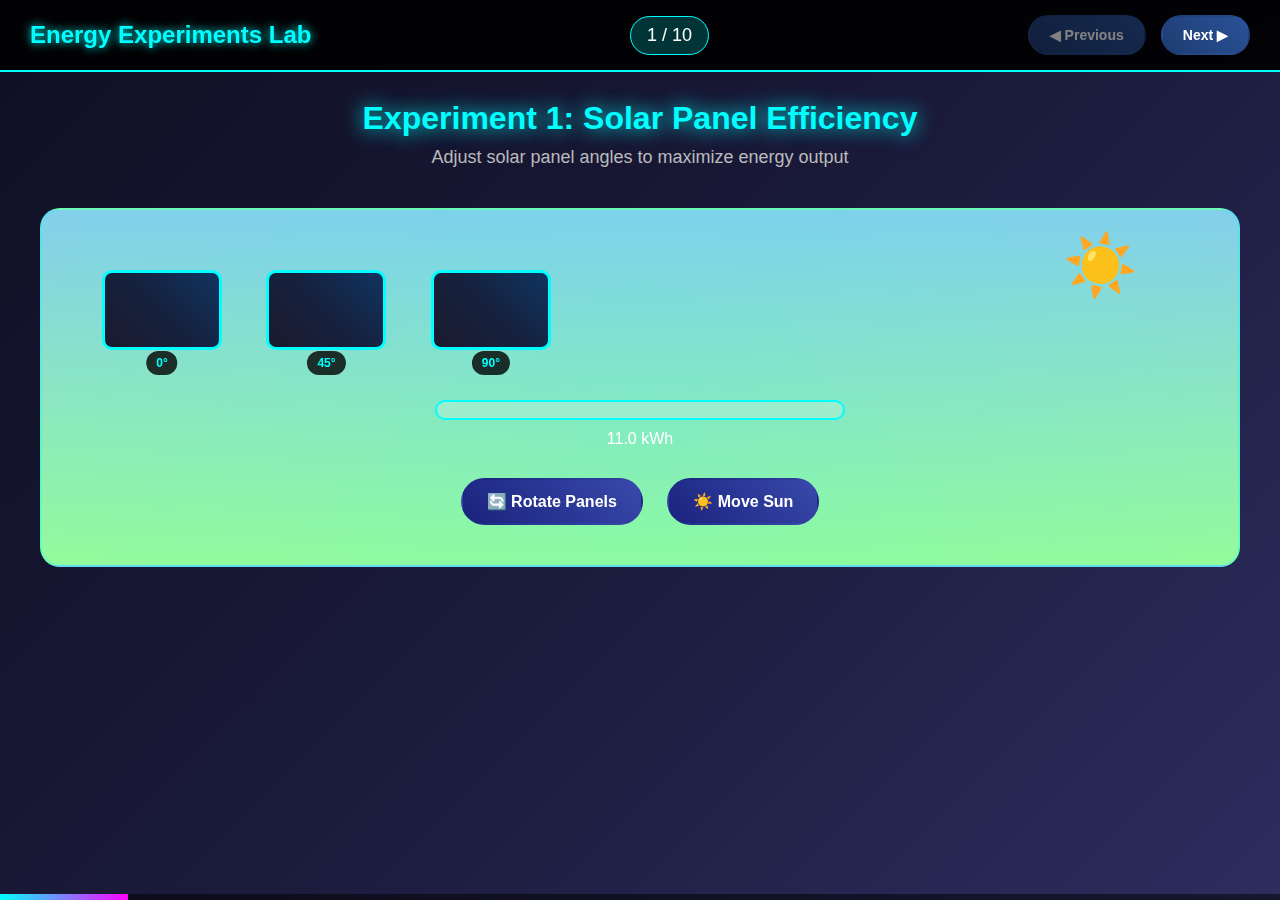
<file: src/energy-experiments.html>
<!DOCTYPE html>
<html lang="en">
<head>
    <meta charset="UTF-8">
    <meta name="viewport" content="width=device-width, initial-scale=1.0">
    <title>Energy Quest - 10 Experiment Scenes</title>
    <link rel="stylesheet" href="public/energy-experiments-styles.css">
</head>
<body>
    <div class="experiments-container">
        <!-- Navigation Header -->
        <div class="experiment-nav">
            <div class="nav-title">Energy Experiments Lab</div>
            <div class="experiment-counter">
                <span id="currentExp">1</span> / 10
            </div>
            <div class="nav-controls">
                <button class="nav-btn" id="prevBtn" onclick="previousExperiment()" disabled>◀ Previous</button>
                <button class="nav-btn" id="nextBtn" onclick="nextExperiment()">Next ▶</button>
            </div>
        </div>

        <!-- Experiment 1: Solar Panel Efficiency -->
        <div class="experiment active" id="exp1">
            <div class="exp-title">Experiment 1: Solar Panel Efficiency</div>
            <div class="exp-description">Adjust solar panel angles to maximize energy output</div>
            
            <div class="exp-area solar-lab">
                <div class="sun" id="sun1">☀️</div>
                <div class="solar-panel" id="panel1" data-angle="0">
                    <div class="panel-surface"></div>
                    <div class="angle-indicator">0°</div>
                </div>
                <div class="solar-panel" id="panel2" data-angle="45">
                    <div class="panel-surface"></div>
                    <div class="angle-indicator">45°</div>
                </div>
                <div class="solar-panel" id="panel3" data-angle="90">
                    <div class="panel-surface"></div>
                    <div class="angle-indicator">90°</div>
                </div>
                
                <div class="energy-output">
                    <div class="output-meter">
                        <div class="meter-fill" id="solarOutput"></div>
                    </div>
                    <div class="output-value" id="solarValue">0 kWh</div>
                </div>
                
                <div class="controls">
                    <button class="exp-btn" onclick="rotatePanels()">🔄 Rotate Panels</button>
                    <button class="exp-btn" onclick="changeSunPosition()">☀️ Move Sun</button>
                </div>
            </div>
        </div>

        <!-- Experiment 2: Wind Turbine Power -->
        <div class="experiment" id="exp2">
            <div class="exp-title">Experiment 2: Wind Turbine Power Generation</div>
            <div class="exp-description">Control wind speed to optimize turbine efficiency</div>
            
            <div class="exp-area wind-lab">
                <div class="wind-turbine" id="turbine1">
                    <div class="turbine-blades rotating"></div>
                    <div class="turbine-tower"></div>
                </div>
                <div class="wind-turbine" id="turbine2">
                    <div class="turbine-blades rotating-slow"></div>
                    <div class="turbine-tower"></div>
                </div>
                <div class="wind-turbine" id="turbine3">
                    <div class="turbine-blades rotating-fast"></div>
                    <div class="turbine-tower"></div>
                </div>
                
                <div class="wind-indicator">
                    <div class="wind-speed">Wind: <span id="windSpeed">15</span> km/h</div>
                    <div class="wind-direction">🌪️</div>
                </div>
                
                <div class="power-generation">
                    <div class="gen-meter">
                        <div class="meter-fill" id="windOutput"></div>
                    </div>
                    <div class="gen-value" id="windValue">0 MW</div>
                </div>
                
                <div class="controls">
                    <button class="exp-btn" onclick="increaseWind()">💨 Increase Wind</button>
                    <button class="exp-btn" onclick="decreaseWind()">🌬️ Decrease Wind</button>
                </div>
            </div>
        </div>

        <!-- Experiment 3: Battery Storage System -->
        <div class="experiment" id="exp3">
            <div class="exp-title">Experiment 3: Battery Storage Optimization</div>
            <div class="exp-description">Manage energy storage and distribution</div>
            
            <div class="exp-area battery-lab">
                <div class="battery-bank">
                    <div class="battery" id="bat1" data-charge="80">
                        <div class="battery-level"></div>
                        <div class="battery-label">Battery 1: 80%</div>
                    </div>
                    <div class="battery" id="bat2" data-charge="45">
                        <div class="battery-level"></div>
                        <div class="battery-label">Battery 2: 45%</div>
                    </div>
                    <div class="battery" id="bat3" data-charge="90">
                        <div class="battery-level"></div>
                        <div class="battery-label">Battery 3: 90%</div>
                    </div>
                </div>
                
                <div class="energy-flow">
                    <div class="flow-arrow" id="chargeFlow">⚡</div>
                    <div class="flow-arrow" id="dischargeFlow">🔋</div>
                </div>
                
                <div class="load-demand">
                    <div class="demand-meter">
                        <div class="meter-fill" id="demandLevel"></div>
                    </div>
                    <div class="demand-value" id="demandValue">150 kW</div>
                </div>
                
                <div class="controls">
                    <button class="exp-btn" onclick="chargeBatteries()">⚡ Charge</button>
                    <button class="exp-btn" onclick="dischargeBatteries()">🔋 Discharge</button>
                    <button class="exp-btn" onclick="balanceLoad()">⚖️ Balance</button>
                </div>
            </div>
        </div>

        <!-- Experiment 4: Smart Grid Management -->
        <div class="experiment" id="exp4">
            <div class="exp-title">Experiment 4: Smart Grid Network</div>
            <div class="exp-description">Route electricity through the most efficient paths</div>
            
            <div class="exp-area grid-lab">
                <div class="power-plant" id="plant1">🏭</div>
                <div class="power-plant" id="plant2">☀️</div>
                <div class="power-plant" id="plant3">💨</div>
                
                <div class="grid-network">
                    <svg class="grid-lines" id="gridSvg">
                        <!-- Grid connections will be drawn here -->
                    </svg>
                </div>
                
                <div class="city-zones">
                    <div class="zone residential" id="residential">🏘️</div>
                    <div class="zone commercial" id="commercial">🏢</div>
                    <div class="zone industrial" id="industrial">🏭</div>
                </div>
                
                <div class="grid-status">
                    <div class="status-item">Load: <span id="gridLoad">75%</span></div>
                    <div class="status-item">Efficiency: <span id="gridEfficiency">92%</span></div>
                </div>
                
                <div class="controls">
                    <button class="exp-btn" onclick="optimizeGrid()">🔧 Optimize</button>
                    <button class="exp-btn" onclick="switchSource()">🔄 Switch Source</button>
                </div>
            </div>
        </div>

        <!-- Experiment 5: Hydroelectric Dam -->
        <div class="experiment" id="exp5">
            <div class="exp-title">Experiment 5: Hydroelectric Power</div>
            <div class="exp-description">Control water flow to generate maximum electricity</div>
            
            <div class="exp-area hydro-lab">
                <div class="dam-structure">
                    <div class="water-reservoir" id="reservoir">
                        <div class="water-level" id="waterLevel"></div>
                    </div>
                    <div class="dam-wall"></div>
                    <div class="turbine-house">
                        <div class="water-turbine rotating" id="hydroTurbine"></div>
                    </div>
                </div>
                
                <div class="water-flow">
                    <div class="flow-rate">Flow: <span id="flowRate">500</span> m³/s</div>
                    <div class="water-pressure">Pressure: <span id="waterPressure">85</span> bar</div>
                </div>
                
                <div class="power-output">
                    <div class="hydro-meter">
                        <div class="meter-fill" id="hydroOutput"></div>
                    </div>
                    <div class="hydro-value" id="hydroValue">0 MW</div>
                </div>
                
                <div class="controls">
                    <button class="exp-btn" onclick="openGates()">🌊 Open Gates</button>
                    <button class="exp-btn" onclick="closeGates()">🚪 Close Gates</button>
                    <button class="exp-btn" onclick="adjustFlow()">⚙️ Adjust Flow</button>
                </div>
            </div>
        </div>

        <!-- Experiment 6: Geothermal Energy -->
        <div class="experiment" id="exp6">
            <div class="exp-title">Experiment 6: Geothermal Power Plant</div>
            <div class="exp-description">Harness Earth's heat for clean energy</div>
            
            <div class="exp-area geo-lab">
                <div class="geothermal-plant">
                    <div class="drilling-site" id="drill1">🔧</div>
                    <div class="steam-pipe" id="pipe1"></div>
                    <div class="generator" id="geoGen">⚙️</div>
                    <div class="cooling-tower" id="cooler">🌡️</div>
                </div>
                
                <div class="underground">
                    <div class="heat-source" id="magma">🌋</div>
                    <div class="temperature-reading">Temp: <span id="geoTemp">180</span>°C</div>
                </div>
                
                <div class="steam-production">
                    <div class="steam-meter">
                        <div class="meter-fill" id="steamLevel"></div>
                    </div>
                    <div class="steam-value" id="steamValue">0 kg/s</div>
                </div>
                
                <div class="controls">
                    <button class="exp-btn" onclick="deeperDrill()">⬇️ Drill Deeper</button>
                    <button class="exp-btn" onclick="increasePressure()">💨 Increase Pressure</button>
                </div>
            </div>
        </div>

        <!-- Experiment 7: Nuclear Reactor -->
        <div class="experiment" id="exp7">
            <div class="exp-title">Experiment 7: Nuclear Power Control</div>
            <div class="exp-description">Safely control nuclear fission for power generation</div>
            
            <div class="exp-area nuclear-lab">
                <div class="reactor-core">
                    <div class="fuel-rods" id="fuelRods">
                        <div class="rod active" id="rod1">⚛️</div>
                        <div class="rod active" id="rod2">⚛️</div>
                        <div class="rod" id="rod3">⚛️</div>
                        <div class="rod" id="rod4">⚛️</div>
                    </div>
                    <div class="control-rods" id="controlRods">
                        <div class="c-rod" id="crod1">🔧</div>
                        <div class="c-rod" id="crod2">🔧</div>
                    </div>
                </div>
                
                <div class="reactor-status">
                    <div class="temperature">Core Temp: <span id="coreTemp">300</span>°C</div>
                    <div class="radiation">Radiation: <span id="radiation">Safe</span></div>
                    <div class="coolant">Coolant: <span id="coolant">Normal</span></div>
                </div>
                
                <div class="power-output">
                    <div class="nuclear-meter">
                        <div class="meter-fill" id="nuclearOutput"></div>
                    </div>
                    <div class="nuclear-value" id="nuclearValue">0 GW</div>
                </div>
                
                <div class="controls">
                    <button class="exp-btn" onclick="insertControlRods()">🔧 Insert Rods</button>
                    <button class="exp-btn" onclick="withdrawControlRods()">⬆️ Withdraw Rods</button>
                    <button class="exp-btn" onclick="emergencyShutdown()">🚨 Emergency Stop</button>
                </div>
            </div>
        </div>

        <!-- Experiment 8: Biomass Energy -->
        <div class="experiment" id="exp8">
            <div class="exp-title">Experiment 8: Biomass Power Generation</div>
            <div class="exp-description">Convert organic waste into clean energy</div>
            
            <div class="exp-area biomass-lab">
                <div class="biomass-input">
                    <div class="waste-type" id="wood">🪵</div>
                    <div class="waste-type" id="crops">🌾</div>
                    <div class="waste-type" id="organic">🍃</div>
                </div>
                
                <div class="conversion-process">
                    <div class="combustion-chamber" id="chamber">
                        <div class="flames" id="flames">🔥</div>
                    </div>
                    <div class="steam-generator" id="steamGen">💨</div>
                    <div class="turbine" id="bioTurbine">⚙️</div>
                </div>
                
                <div class="efficiency-stats">
                    <div class="carbon-neutral">CO₂: <span id="carbonLevel">Neutral</span></div>
                    <div class="ash-production">Ash: <span id="ashLevel">5%</span></div>
                </div>
                
                <div class="power-output">
                    <div class="biomass-meter">
                        <div class="meter-fill" id="biomassOutput"></div>
                    </div>
                    <div class="biomass-value" id="biomassValue">0 MW</div>
                </div>
                
                <div class="controls">
                    <button class="exp-btn" onclick="addBiomass()">🌿 Add Biomass</button>
                    <button class="exp-btn" onclick="optimizeBurn()">🔥 Optimize Burn</button>
                </div>
            </div>
        </div>

        <!-- Experiment 9: Tidal Energy -->
        <div class="experiment" id="exp9">
            <div class="exp-title">Experiment 9: Tidal Power Harvesting</div>
            <div class="exp-description">Capture ocean tidal movements for electricity</div>
            
            <div class="exp-area tidal-lab">
                <div class="ocean-scene">
                    <div class="tide-level" id="tideLevel"></div>
                    <div class="tidal-turbines">
                        <div class="t-turbine" id="tTurbine1">🌊</div>
                        <div class="t-turbine" id="tTurbine2">🌊</div>
                        <div class="t-turbine" id="tTurbine3">🌊</div>
                    </div>
                    <div class="underwater-cables"></div>
                </div>
                
                <div class="tide-info">
                    <div class="tide-height">Height: <span id="tideHeight">2.5</span>m</div>
                    <div class="tide-speed">Speed: <span id="tideSpeed">3.2</span> m/s</div>
                    <div class="tide-cycle">Cycle: <span id="tideCycle">High</span></div>
                </div>
                
                <div class="power-output">
                    <div class="tidal-meter">
                        <div class="meter-fill" id="tidalOutput"></div>
                    </div>
                    <div class="tidal-value" id="tidalValue">0 MW</div>
                </div>
                
                <div class="controls">
                    <button class="exp-btn" onclick="simulateHighTide()">🌊 High Tide</button>
                    <button class="exp-btn" onclick="simulateLowTide()">🌊 Low Tide</button>
                </div>
            </div>
        </div>

        <!-- Experiment 10: Fusion Reactor -->
        <div class="experiment" id="exp10">
            <div class="exp-title">Experiment 10: Nuclear Fusion (Future Energy)</div>
            <div class="exp-description">Control plasma fusion for unlimited clean energy</div>
            
            <div class="exp-area fusion-lab">
                <div class="fusion-reactor">
                    <div class="plasma-chamber" id="plasmaChamber">
                        <div class="plasma-core" id="plasmaCore">⭐</div>
                        <div class="magnetic-field" id="magneticField">🧲</div>
                    </div>
                    <div class="containment-field" id="containment"></div>
                </div>
                
                <div class="fusion-stats">
                    <div class="plasma-temp">Plasma: <span id="plasmaTemp">100M</span>°C</div>
                    <div class="magnetic-strength">Magnetic: <span id="magneticStr">15</span> Tesla</div>
                    <div class="fusion-rate">Fusion: <span id="fusionRate">0</span> reactions/s</div>
                </div>
                
                <div class="power-output">
                    <div class="fusion-meter">
                        <div class="meter-fill" id="fusionOutput"></div>
                    </div>
                    <div class="fusion-value" id="fusionValue">0 TW</div>
                </div>
                
                <div class="controls">
                    <button class="exp-btn" onclick="increaseMagnetic()">🧲 Increase Field</button>
                    <button class="exp-btn" onclick="heatPlasma()">🔥 Heat Plasma</button>
                    <button class="exp-btn" onclick="initiateFusion()">⭐ Start Fusion</button>
                </div>
            </div>
        </div>

        <!-- Progress Indicator -->
        <div class="progress-bar">
            <div class="progress-fill" id="progressFill"></div>
        </div>
        
        <!-- Completion Modal -->
        <div class="modal hidden" id="completionModal">
            <div class="modal-content">
                <div class="completion-animation">
                    <div class="scientist-avatar">👨‍🔬</div>
                    <div class="completion-message">
                        <h2>Semua Experiment Selesai!</h2>
                        <p>Anda telah menguasai 10 teknologi energi masa depan!</p>
                    </div>
                </div>
                <button class="exp-btn primary" onclick="returnToMainMenu()">Kembali ke Menu Utama</button>
            </div>
        </div>
    </div>

    <script src="scripts/energy-experiments.js"></script>
</body>
</html>
</file>
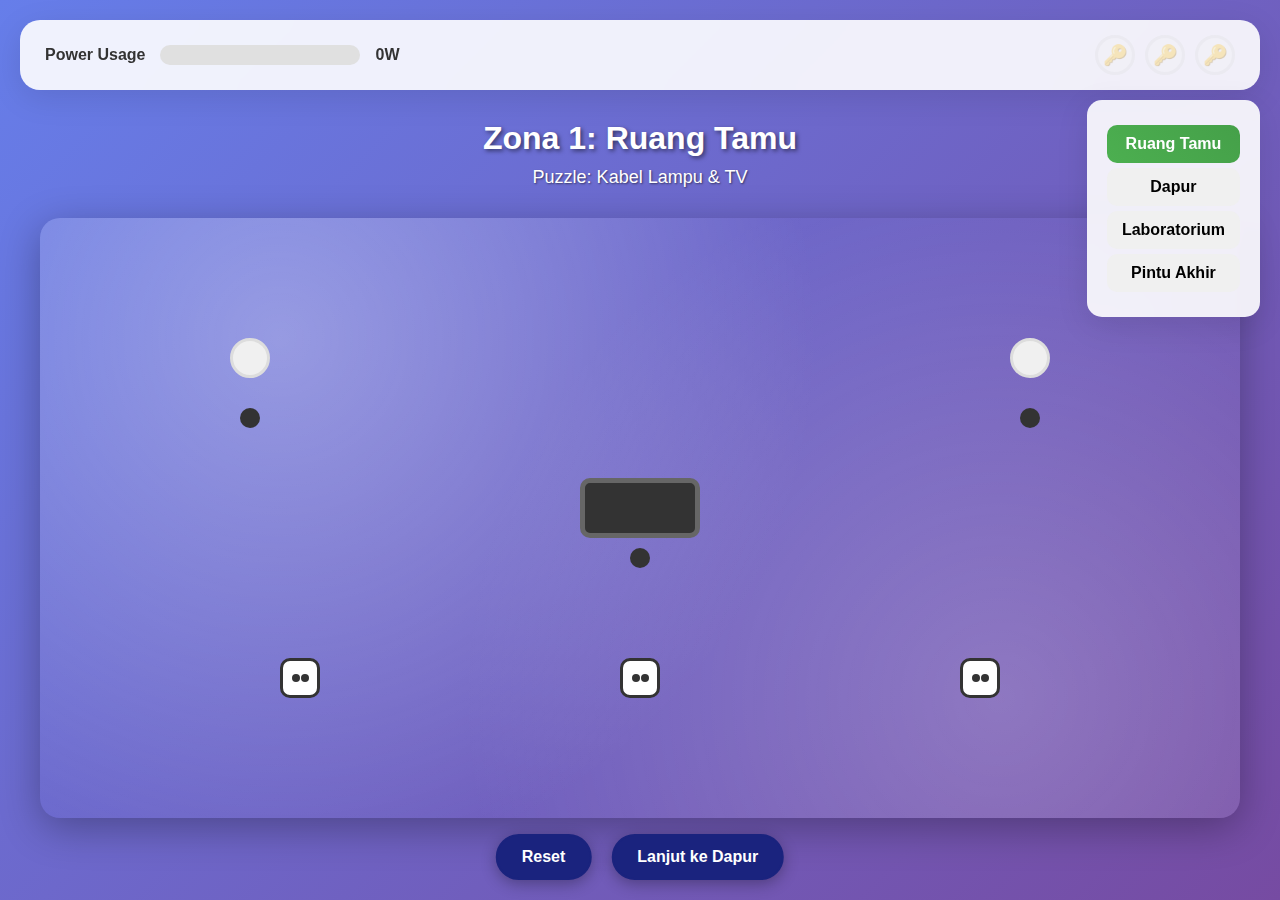
<file: src/energy-game-zones.html>
<!DOCTYPE html>
<html lang="en">
<head>
    <meta charset="UTF-8">
    <meta name="viewport" content="width=device-width, initial-scale=1.0">
    <title>Energy Quest - Map & Puzzle Game</title>
    <link rel="stylesheet" href="public/energy-game-styles.css">
</head>
<body>
    <div class="game-container">
        <!-- HUD -->
        <div class="hud">
            <div class="power-meter">
                <div class="meter-label">Power Usage</div>
                <div class="meter-bar">
                    <div class="meter-fill" id="powerFill"></div>
                </div>
                <div class="meter-value" id="powerValue">0W</div>
            </div>
            <div class="keys-collected">
                <div class="key-slot" id="key1">🔑</div>
                <div class="key-slot" id="key2">🔑</div>
                <div class="key-slot" id="key3">🔑</div>
            </div>
        </div>

        <!-- Mini Map -->
        <div class="mini-map">
            <div class="zone-indicator" id="zone1" data-zone="living-room">Ruang Tamu</div>
            <div class="zone-indicator" id="zone2" data-zone="kitchen">Dapur</div>
            <div class="zone-indicator" id="zone3" data-zone="lab">Laboratorium</div>
            <div class="zone-indicator" id="final-door" data-zone="door">Pintu Akhir</div>
        </div>

        <!-- Game Area -->
        <div class="game-area" id="gameArea">
            <!-- Zona 1: Ruang Tamu -->
            <div class="zone active" id="livingRoom">
                <div class="zone-title">Zona 1: Ruang Tamu</div>
                <div class="zone-subtitle">Puzzle: Kabel Lampu & TV</div>
                
                <div class="room-layout living-room">
                    <!-- Lampu -->
                    <div class="lamp" id="lamp1" data-connected="false">
                        <div class="lamp-bulb"></div>
                        <div class="cable-point" data-cable="lamp1"></div>
                    </div>
                    <div class="lamp" id="lamp2" data-connected="false">
                        <div class="lamp-bulb"></div>
                        <div class="cable-point" data-cable="lamp2"></div>
                    </div>
                    
                    <!-- TV -->
                    <div class="tv" id="tv1" data-connected="false">
                        <div class="tv-screen"></div>
                        <div class="cable-point" data-cable="tv1"></div>
                    </div>
                    
                    <!-- Power Outlets -->
                    <div class="power-outlet" id="outlet1" data-type="correct">
                        <div class="outlet-socket"></div>
                    </div>
                    <div class="power-outlet" id="outlet2" data-type="wrong">
                        <div class="outlet-socket"></div>
                    </div>
                    <div class="power-outlet" id="outlet3" data-type="correct">
                        <div class="outlet-socket"></div>
                    </div>
                    
                    <!-- Cables -->
                    <svg class="cable-layer" id="cableLayer">
                        <!-- Cables will be drawn here dynamically -->
                    </svg>
                    
                    <!-- Reward -->
                    <div class="energy-key hidden" id="energyKey1">
                        <div class="key-sparkle"></div>
                        🔑
                    </div>
                </div>
                
                <div class="zone-controls">
                    <button class="game-btn" onclick="resetZone1()">Reset</button>
                    <button class="game-btn primary" onclick="nextZone()">Lanjut ke Dapur</button>
                </div>
            </div>

            <!-- Zona 2: Dapur -->
            <div class="zone" id="kitchen">
                <div class="zone-title">Zona 2: Dapur</div>
                <div class="zone-subtitle">Puzzle: Efisiensi Energi</div>
                
                <div class="room-layout kitchen">
                    <!-- Appliances -->
                    <div class="appliance" id="kitchenLight" data-power="20" data-active="false">
                        <div class="appliance-icon">💡</div>
                        <div class="appliance-label">Lampu (20W)</div>
                    </div>
                    
                    <div class="appliance" id="window" data-power="-10" data-active="false">
                        <div class="appliance-icon">🪟</div>
                        <div class="appliance-label">Jendela (-10W)</div>
                    </div>
                    
                    <div class="appliance" id="fridge" data-power="150" data-active="true">
                        <div class="appliance-icon">🧊</div>
                        <div class="appliance-label">Kulkas (150W)</div>
                    </div>
                    
                    <div class="appliance" id="riceCooker" data-power="300" data-active="false">
                        <div class="appliance-icon">🍚</div>
                        <div class="appliance-label">Rice Cooker (300W)</div>
                    </div>
                    
                    <!-- Efficiency Target -->
                    <div class="efficiency-target">
                        <div class="target-label">Target: 200W atau kurang</div>
                        <div class="current-usage" id="currentUsage">150W</div>
                    </div>
                    
                    <!-- Reward -->
                    <div class="energy-key hidden" id="energyKey2">
                        <div class="key-glow"></div>
                        🔑
                    </div>
                </div>
                
                <div class="zone-controls">
                    <button class="game-btn" onclick="resetZone2()">Reset</button>
                    <button class="game-btn primary" onclick="nextZone()">Lanjut ke Lab</button>
                </div>
            </div>

            <!-- Zona 3: Laboratorium -->
            <div class="zone" id="lab">
                <div class="zone-title">Zona 3: Laboratorium</div>
                <div class="zone-subtitle">Puzzle: Simulasi Tagihan Listrik</div>
                
                <div class="room-layout lab">
                    <!-- Lab Equipment -->
                    <div class="lab-device" id="labLight" data-power="30" data-connected="false">
                        <div class="device-icon">💡</div>
                        <div class="device-label">Lampu Lab</div>
                        <div class="connection-point" data-device="labLight"></div>
                    </div>
                    
                    <div class="lab-device" id="ac" data-power="500" data-connected="false">
                        <div class="device-icon">❄️</div>
                        <div class="device-label">AC</div>
                        <div class="connection-point" data-device="ac"></div>
                    </div>
                    
                    <div class="lab-device" id="labTv" data-power="100" data-connected="false">
                        <div class="device-icon">📺</div>
                        <div class="device-label">TV Lab</div>
                        <div class="connection-point" data-device="labTv"></div>
                    </div>
                    
                    <div class="lab-device" id="labFridge" data-power="200" data-connected="false">
                        <div class="device-icon">🧊</div>
                        <div class="device-label">Kulkas Lab</div>
                        <div class="connection-point" data-device="labFridge"></div>
                    </div>
                    
                    <!-- Power Sources -->
                    <div class="power-source" id="mainPower" data-capacity="400">
                        <div class="source-label">Main Power (400W)</div>
                        <div class="connection-hub"></div>
                    </div>
                    
                    <div class="power-source" id="solarPower" data-capacity="300">
                        <div class="source-label">Solar Power (300W)</div>
                        <div class="connection-hub"></div>
                    </div>
                    
                    <!-- Bill Simulation -->
                    <div class="bill-simulation">
                        <div class="bill-title">Tagihan Listrik</div>
                        <div class="bill-amount" id="billAmount">Rp 0</div>
                        <div class="efficiency-rating" id="efficiencyRating">⭐⭐⭐</div>
                    </div>
                    
                    <!-- Connection Layer -->
                    <svg class="connection-layer" id="connectionLayer">
                        <!-- Connections will be drawn here -->
                    </svg>
                    
                    <!-- Reward -->
                    <div class="energy-key hidden" id="energyKey3">
                        <div class="key-blueprint"></div>
                        🔑
                    </div>
                </div>
                
                <div class="zone-controls">
                    <button class="game-btn" onclick="resetZone3()">Reset</button>
                    <button class="game-btn primary" onclick="openFinalDoor()">Buka Pintu Akhir</button>
                </div>
            </div>

            <!-- Pintu Akhir -->
            <div class="zone" id="finalDoor">
                <div class="zone-title">Pintu Akhir</div>
                <div class="zone-subtitle">Kombinasikan Semua Kunci Energi</div>
                
                <div class="final-door-area">
                    <div class="door-mechanism">
                        <div class="key-slots">
                            <div class="key-slot-final" id="finalSlot1">🔑</div>
                            <div class="key-slot-final" id="finalSlot2">🔑</div>
                            <div class="key-slot-final" id="finalSlot3">🔑</div>
                        </div>
                        <div class="door-lever" id="doorLever">
                            <div class="lever-handle"></div>
                        </div>
                    </div>
                    
                    <div class="door" id="mainDoor">
                        <div class="door-glow"></div>
                    </div>
                </div>
                
                <div class="zone-controls">
                    <button class="game-btn primary" onclick="completeMission()">Selesaikan Misi</button>
                </div>
            </div>
        </div>
    </div>

    <!-- Success Modal -->
    <div class="modal hidden" id="successModal">
        <div class="modal-content">
            <div class="success-animation">
                <div class="scientist-character">👨‍🔬</div>
                <div class="success-message">
                    <h2>Misi Berhasil!</h2>
                    <p>Rumah kini terang dan efisien energi!</p>
                </div>
            </div>
            <button class="game-btn primary" onclick="returnToMenu()">Kembali ke Menu</button>
        </div>
    </div>

    <script src="scripts/energy-game-zones.js"></script>
</body>
</html>
</file>
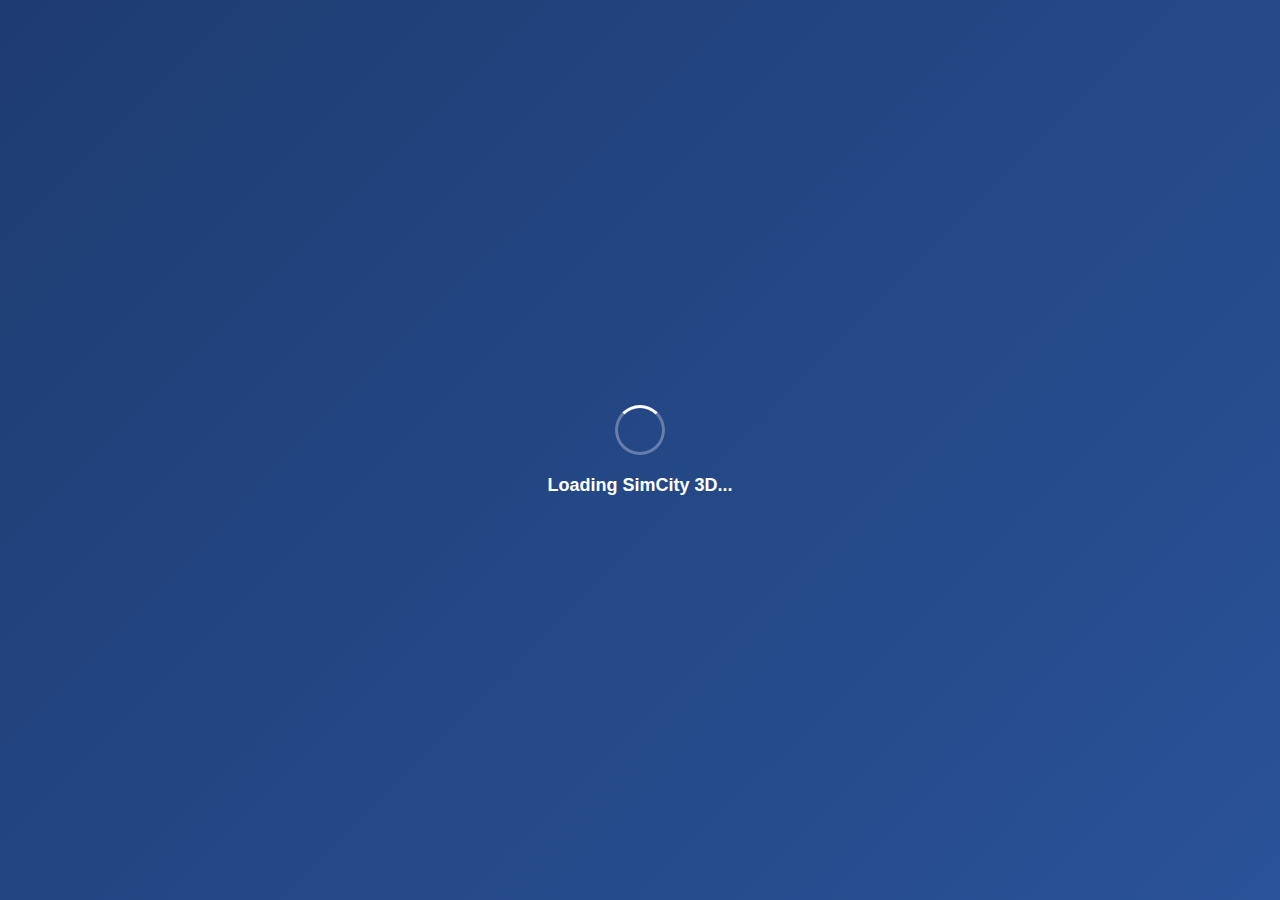
<file: src/simcity.html>
<!DOCTYPE html>
<html lang="en">
<head>
    <meta charset="UTF-8">
    <meta name="viewport" content="width=device-width, initial-scale=1.0">
    <title>SimCity 3D - Energy Quest</title>
    <link rel="icon" type="image/x-icon" href="public/favicon.ico">
    <style>
        * {
            margin: 0;
            padding: 0;
            box-sizing: border-box;
        }

        body {
            font-family: 'Arial', sans-serif;
            background: linear-gradient(135deg, #1e3c72 0%, #2a5298 100%);
            overflow: hidden;
            height: 100vh;
        }

        #game-container {
            position: relative;
            width: 100vw;
            height: 100vh;
        }

        #three-canvas {
            display: block;
            width: 100%;
            height: 100%;
        }

        #ui-overlay {
            position: absolute;
            top: 0;
            left: 0;
            width: 100%;
            height: 100%;
            pointer-events: none;
            z-index: 100;
        }

        #game-title {
            position: absolute;
            top: 20px;
            left: 20px;
            color: white;
            font-size: 24px;
            font-weight: bold;
            text-shadow: 2px 2px 4px rgba(0,0,0,0.5);
            pointer-events: auto;
        }

        #back-button {
            position: absolute;
            top: 20px;
            right: 20px;
            padding: 10px 20px;
            background: rgba(255, 255, 255, 0.2);
            border: 2px solid white;
            color: white;
            border-radius: 25px;
            cursor: pointer;
            font-size: 16px;
            font-weight: bold;
            transition: all 0.3s ease;
            pointer-events: auto;
            backdrop-filter: blur(10px);
        }

        #back-button:hover {
            background: rgba(255, 255, 255, 0.3);
            transform: scale(1.05);
        }

        #controls-info {
            position: absolute;
            bottom: 20px;
            left: 20px;
            color: white;
            background: rgba(0, 0, 0, 0.5);
            padding: 15px;
            border-radius: 10px;
            font-size: 14px;
            line-height: 1.5;
            backdrop-filter: blur(10px);
        }

        #loading-screen {
            position: absolute;
            top: 0;
            left: 0;
            width: 100%;
            height: 100%;
            background: linear-gradient(135deg, #1e3c72 0%, #2a5298 100%);
            display: flex;
            flex-direction: column;
            justify-content: center;
            align-items: center;
            color: white;
            z-index: 1000;
            transition: opacity 0.5s ease;
        }

        .loading-spinner {
            width: 50px;
            height: 50px;
            border: 3px solid rgba(255, 255, 255, 0.3);
            border-top: 3px solid white;
            border-radius: 50%;
            animation: spin 1s linear infinite;
            margin-bottom: 20px;
        }

        @keyframes spin {
            0% { transform: rotate(0deg); }
            100% { transform: rotate(360deg); }
        }

        .loading-text {
            font-size: 18px;
            font-weight: bold;
        }

        #fps-counter {
            position: absolute;
            top: 70px;
            left: 20px;
            color: white;
            font-family: monospace;
            font-size: 14px;
            background: rgba(0, 0, 0, 0.5);
            padding: 5px 10px;
            border-radius: 5px;
        }
    </style>
</head>
<body>
    <div id="game-container">
        <!-- Loading Screen -->
        <div id="loading-screen">
            <div class="loading-spinner"></div>
            <div class="loading-text">Loading SimCity 3D...</div>
        </div>

        <!-- Three.js Canvas -->
        <canvas id="three-canvas"></canvas>

        <!-- UI Overlay -->
        <div id="ui-overlay">
            <div id="game-title">SimCity 3D - Energy Quest</div>
            <button id="back-button" onclick="goBackToMenu()">← Kembali ke Menu</button>
            <div id="fps-counter">FPS: 0</div>
            
            <div id="controls-info">
                <strong>Kontrol:</strong><br>
                • Mouse: Putar kamera<br>
                • Scroll: Zoom in/out<br>
                • WASD: Gerakkan kamera<br>
                • Klik: Pilih bangunan
            </div>
        </div>
    </div>

    <!-- Game Scripts -->
    <script type="module">
        import { SimCityRenderer } from './scripts/renderer.js';
        
        // Initialize the game when DOM is loaded
        document.addEventListener('DOMContentLoaded', () => {
            window.simCityRenderer = new SimCityRenderer();
            
            // Dispatch game ready event after initialization
            setTimeout(() => {
                window.dispatchEvent(new Event('gameReady'));
            }, 2000);
        });
    </script>
    
    <script>
        function goBackToMenu() {
            // Add fade out effect
            document.body.style.transition = 'opacity 0.5s ease';
            document.body.style.opacity = '0';
            
            setTimeout(() => {
                window.location.href = 'main-menu.html';
            }, 500);
        }

        // Hide loading screen when game is ready
        window.addEventListener('gameReady', () => {
            const loadingScreen = document.getElementById('loading-screen');
            loadingScreen.style.opacity = '0';
            setTimeout(() => {
                loadingScreen.style.display = 'none';
            }, 500);
        });

        // FPS Counter
        let lastTime = performance.now();
        let frameCount = 0;
        let fps = 0;

        function updateFPS() {
            frameCount++;
            const currentTime = performance.now();
            
            if (currentTime - lastTime >= 1000) {
                fps = Math.round((frameCount * 1000) / (currentTime - lastTime));
                document.getElementById('fps-counter').textContent = `FPS: ${fps}`;
                frameCount = 0;
                lastTime = currentTime;
            }
            
            requestAnimationFrame(updateFPS);
        }
        
        updateFPS();
    </script>
</body>
</html>
</file>
<file: src/public/energy-experiments-styles.css>
/* Energy Experiments Styles */
* {
    margin: 0;
    padding: 0;
    box-sizing: border-box;
}

body {
    font-family: 'Arial', sans-serif;
    background: linear-gradient(135deg, #0f0f23 0%, #1a1a3a 50%, #2d2d5f 100%);
    color: white;
    overflow-x: hidden;
    min-height: 100vh;
}

.experiments-container {
    width: 100%;
    min-height: 100vh;
    position: relative;
}

/* Navigation Header */
.experiment-nav {
    position: fixed;
    top: 0;
    left: 0;
    right: 0;
    background: rgba(0, 0, 0, 0.9);
    backdrop-filter: blur(10px);
    padding: 15px 30px;
    display: flex;
    justify-content: space-between;
    align-items: center;
    z-index: 1000;
    border-bottom: 2px solid #00ffff;
}

.nav-title {
    font-size: 24px;
    font-weight: bold;
    color: #00ffff;
    text-shadow: 0 0 10px #00ffff;
}

.experiment-counter {
    font-size: 18px;
    color: #ffffff;
    background: rgba(0, 255, 255, 0.2);
    padding: 8px 16px;
    border-radius: 20px;
    border: 1px solid #00ffff;
}

.nav-controls {
    display: flex;
    gap: 15px;
}

.nav-btn {
    background: linear-gradient(45deg, #1e3c72, #2a5298);
    color: white;
    border: none;
    padding: 10px 20px;
    border-radius: 25px;
    cursor: pointer;
    font-size: 14px;
    font-weight: bold;
    transition: all 0.3s ease;
    border: 2px solid transparent;
}

.nav-btn:hover:not(:disabled) {
    background: linear-gradient(45deg, #2a5298, #1e3c72);
    border-color: #00ffff;
    box-shadow: 0 0 15px rgba(0, 255, 255, 0.5);
    transform: translateY(-2px);
}

.nav-btn:disabled {
    opacity: 0.5;
    cursor: not-allowed;
}

/* Experiment Containers */
.experiment {
    display: none;
    padding: 100px 30px 30px;
    min-height: 100vh;
    position: relative;
}

.experiment.active {
    display: block;
}

.exp-title {
    font-size: 32px;
    font-weight: bold;
    text-align: center;
    margin-bottom: 10px;
    color: #00ffff;
    text-shadow: 0 0 20px #00ffff;
}

.exp-description {
    font-size: 18px;
    text-align: center;
    margin-bottom: 40px;
    color: #cccccc;
    opacity: 0.9;
}

.exp-area {
    max-width: 1200px;
    margin: 0 auto;
    background: rgba(255, 255, 255, 0.05);
    border-radius: 20px;
    padding: 40px;
    border: 2px solid rgba(0, 255, 255, 0.3);
    backdrop-filter: blur(10px);
    position: relative;
    overflow: hidden;
}

.exp-area::before {
    content: '';
    position: absolute;
    top: -50%;
    left: -50%;
    width: 200%;
    height: 200%;
    background: radial-gradient(circle, rgba(0, 255, 255, 0.1) 0%, transparent 70%);
    animation: rotate 20s linear infinite;
    z-index: -1;
}

@keyframes rotate {
    0% { transform: rotate(0deg); }
    100% { transform: rotate(360deg); }
}

/* Solar Lab Styles */
.solar-lab {
    background: linear-gradient(to bottom, #87CEEB 0%, #98FB98 100%);
    position: relative;
}

.sun {
    position: absolute;
    top: 20px;
    right: 100px;
    font-size: 60px;
    animation: sunGlow 3s ease-in-out infinite alternate;
}

@keyframes sunGlow {
    0% { filter: drop-shadow(0 0 10px #ffff00); }
    100% { filter: drop-shadow(0 0 30px #ffff00); }
}

.solar-panel {
    width: 120px;
    height: 80px;
    margin: 20px;
    display: inline-block;
    position: relative;
    cursor: pointer;
    transition: transform 0.3s ease;
}

.solar-panel:hover {
    transform: scale(1.1);
}

.panel-surface {
    width: 100%;
    height: 100%;
    background: linear-gradient(45deg, #1a1a2e, #16213e, #0f3460);
    border: 3px solid #00ffff;
    border-radius: 10px;
    position: relative;
    overflow: hidden;
}

.panel-surface::after {
    content: '';
    position: absolute;
    top: 0;
    left: -100%;
    width: 100%;
    height: 100%;
    background: linear-gradient(90deg, transparent, rgba(255, 255, 255, 0.4), transparent);
    animation: shine 2s infinite;
}

@keyframes shine {
    0% { left: -100%; }
    100% { left: 100%; }
}

.angle-indicator {
    position: absolute;
    bottom: -25px;
    left: 50%;
    transform: translateX(-50%);
    background: rgba(0, 0, 0, 0.8);
    color: #00ffff;
    padding: 5px 10px;
    border-radius: 15px;
    font-size: 12px;
    font-weight: bold;
}

/* Wind Lab Styles */
.wind-lab {
    background: linear-gradient(to bottom, #87CEEB 0%, #90EE90 100%);
    position: relative;
}

.wind-turbine {
    width: 100px;
    height: 150px;
    margin: 30px;
    display: inline-block;
    position: relative;
}

.turbine-blades {
    width: 80px;
    height: 80px;
    background: radial-gradient(circle, #ffffff 20%, #cccccc 100%);
    border-radius: 50%;
    position: relative;
    margin: 0 auto;
}

.turbine-blades::before,
.turbine-blades::after {
    content: '';
    position: absolute;
    width: 4px;
    height: 35px;
    background: #333;
    top: 50%;
    left: 50%;
    transform-origin: bottom center;
}

.turbine-blades::before {
    transform: translate(-50%, -100%) rotate(0deg);
}

.turbine-blades::after {
    transform: translate(-50%, -100%) rotate(120deg);
}

.rotating {
    animation: spin 2s linear infinite;
}

.rotating-slow {
    animation: spin 4s linear infinite;
}

.rotating-fast {
    animation: spin 1s linear infinite;
}

@keyframes spin {
    0% { transform: rotate(0deg); }
    100% { transform: rotate(360deg); }
}

.turbine-tower {
    width: 8px;
    height: 70px;
    background: linear-gradient(to bottom, #666, #333);
    margin: 0 auto;
    border-radius: 4px;
}

/* Battery Lab Styles */
.battery-lab {
    background: linear-gradient(135deg, #667eea 0%, #764ba2 100%);
}

.battery-bank {
    display: flex;
    justify-content: center;
    gap: 40px;
    margin-bottom: 40px;
}

.battery {
    width: 80px;
    height: 120px;
    background: linear-gradient(to bottom, #333, #111);
    border: 3px solid #00ffff;
    border-radius: 10px;
    position: relative;
    cursor: pointer;
    transition: all 0.3s ease;
}

.battery:hover {
    transform: translateY(-5px);
    box-shadow: 0 10px 20px rgba(0, 255, 255, 0.3);
}

.battery-level {
    position: absolute;
    bottom: 5px;
    left: 5px;
    right: 5px;
    background: linear-gradient(to top, #00ff00, #ffff00, #ff0000);
    border-radius: 5px;
    transition: height 0.5s ease;
}

.battery-label {
    position: absolute;
    bottom: -30px;
    left: 50%;
    transform: translateX(-50%);
    font-size: 12px;
    color: #ffffff;
    text-align: center;
    white-space: nowrap;
}

/* Grid Lab Styles */
.grid-lab {
    background: linear-gradient(135deg, #2c3e50 0%, #34495e 100%);
    position: relative;
}

.power-plant {
    position: absolute;
    font-size: 40px;
    cursor: pointer;
    transition: all 0.3s ease;
}

.power-plant:hover {
    transform: scale(1.2);
    filter: drop-shadow(0 0 15px #00ffff);
}

#plant1 { top: 50px; left: 50px; }
#plant2 { top: 50px; right: 50px; }
#plant3 { top: 150px; left: 50%; transform: translateX(-50%); }

.city-zones {
    position: absolute;
    bottom: 50px;
    left: 50%;
    transform: translateX(-50%);
    display: flex;
    gap: 60px;
}

.zone {
    font-size: 35px;
    cursor: pointer;
    transition: all 0.3s ease;
    padding: 10px;
    border-radius: 10px;
    background: rgba(255, 255, 255, 0.1);
}

.zone:hover {
    transform: scale(1.1);
    background: rgba(0, 255, 255, 0.2);
}

.grid-lines {
    position: absolute;
    top: 0;
    left: 0;
    width: 100%;
    height: 100%;
    pointer-events: none;
}

/* Hydro Lab Styles */
.hydro-lab {
    background: linear-gradient(to bottom, #4facfe 0%, #00f2fe 100%);
    position: relative;
}

.dam-structure {
    display: flex;
    align-items: flex-end;
    justify-content: center;
    height: 200px;
    margin-bottom: 30px;
}

.water-reservoir {
    width: 200px;
    height: 150px;
    background: rgba(0, 100, 255, 0.3);
    border: 3px solid #0066ff;
    border-radius: 10px 10px 0 0;
    position: relative;
    overflow: hidden;
}

.water-level {
    position: absolute;
    bottom: 0;
    left: 0;
    right: 0;
    height: 80%;
    background: linear-gradient(to bottom, rgba(0, 150, 255, 0.8), rgba(0, 100, 255, 1));
    animation: waterFlow 3s ease-in-out infinite alternate;
}

@keyframes waterFlow {
    0% { height: 60%; }
    100% { height: 90%; }
}

.dam-wall {
    width: 20px;
    height: 120px;
    background: linear-gradient(to bottom, #666, #333);
    border-radius: 0 0 5px 5px;
}

.turbine-house {
    width: 100px;
    height: 80px;
    background: linear-gradient(to bottom, #888, #555);
    border-radius: 10px;
    display: flex;
    align-items: center;
    justify-content: center;
}

.water-turbine {
    width: 50px;
    height: 50px;
    background: radial-gradient(circle, #00ffff, #0088ff);
    border-radius: 50%;
    animation: spin 1.5s linear infinite;
}

/* Geothermal Lab Styles */
.geo-lab {
    background: linear-gradient(135deg, #ff9a9e 0%, #fecfef 50%, #fecfef 100%);
    position: relative;
}

.geothermal-plant {
    display: flex;
    justify-content: space-around;
    align-items: flex-end;
    height: 200px;
    margin-bottom: 30px;
}

.drilling-site {
    font-size: 40px;
    animation: drill 2s ease-in-out infinite;
}

@keyframes drill {
    0%, 100% { transform: translateY(0); }
    50% { transform: translateY(10px); }
}

.steam-pipe {
    width: 20px;
    height: 100px;
    background: linear-gradient(to bottom, #888, #555);
    border-radius: 10px;
    position: relative;
}

.steam-pipe::after {
    content: '💨';
    position: absolute;
    top: -20px;
    left: 50%;
    transform: translateX(-50%);
    animation: steam 1s ease-in-out infinite;
}

@keyframes steam {
    0% { opacity: 1; transform: translateX(-50%) translateY(0); }
    100% { opacity: 0; transform: translateX(-50%) translateY(-20px); }
}

.underground {
    text-align: center;
    margin-top: 30px;
    padding: 20px;
    background: rgba(255, 100, 0, 0.2);
    border-radius: 15px;
    border: 2px solid #ff6600;
}

/* Nuclear Lab Styles */
.nuclear-lab {
    background: linear-gradient(135deg, #667eea 0%, #764ba2 100%);
    position: relative;
}

.reactor-core {
    width: 200px;
    height: 200px;
    background: radial-gradient(circle, #ffff00 0%, #ff6600 50%, #333 100%);
    border-radius: 50%;
    margin: 0 auto 30px;
    position: relative;
    display: flex;
    align-items: center;
    justify-content: center;
    animation: reactorPulse 2s ease-in-out infinite;
}

@keyframes reactorPulse {
    0%, 100% { box-shadow: 0 0 20px #ffff00; }
    50% { box-shadow: 0 0 40px #ff6600; }
}

.fuel-rods {
    display: grid;
    grid-template-columns: 1fr 1fr;
    gap: 10px;
    position: absolute;
}

.rod {
    width: 30px;
    height: 30px;
    background: #333;
    border-radius: 50%;
    display: flex;
    align-items: center;
    justify-content: center;
    font-size: 16px;
    transition: all 0.3s ease;
}

.rod.active {
    background: radial-gradient(circle, #ffff00, #ff6600);
    animation: fissionGlow 1s ease-in-out infinite alternate;
}

@keyframes fissionGlow {
    0% { box-shadow: 0 0 10px #ffff00; }
    100% { box-shadow: 0 0 20px #ff6600; }
}

/* Biomass Lab Styles */
.biomass-lab {
    background: linear-gradient(135deg, #56ab2f 0%, #a8e6cf 100%);
}

.biomass-input {
    display: flex;
    justify-content: center;
    gap: 40px;
    margin-bottom: 30px;
}

.waste-type {
    font-size: 50px;
    cursor: pointer;
    transition: all 0.3s ease;
    padding: 15px;
    border-radius: 15px;
    background: rgba(255, 255, 255, 0.2);
}

.waste-type:hover {
    transform: scale(1.1);
    background: rgba(255, 255, 255, 0.3);
}

.conversion-process {
    display: flex;
    justify-content: space-around;
    align-items: center;
    margin-bottom: 30px;
}

.combustion-chamber {
    width: 100px;
    height: 100px;
    background: radial-gradient(circle, #ff4500, #8b0000);
    border-radius: 50%;
    display: flex;
    align-items: center;
    justify-content: center;
    animation: combustion 1.5s ease-in-out infinite;
}

@keyframes combustion {
    0%, 100% { transform: scale(1); }
    50% { transform: scale(1.1); }
}

.flames {
    font-size: 30px;
    animation: flicker 0.5s ease-in-out infinite alternate;
}

@keyframes flicker {
    0% { opacity: 0.8; }
    100% { opacity: 1; }
}

/* Tidal Lab Styles */
.tidal-lab {
    background: linear-gradient(to bottom, #4facfe 0%, #00f2fe 100%);
    position: relative;
}

.ocean-scene {
    height: 200px;
    position: relative;
    background: linear-gradient(to bottom, #87CEEB 0%, #4682B4 100%);
    border-radius: 15px;
    overflow: hidden;
    margin-bottom: 30px;
}

.tide-level {
    position: absolute;
    bottom: 0;
    left: 0;
    right: 0;
    height: 60%;
    background: linear-gradient(to bottom, rgba(0, 100, 255, 0.6), rgba(0, 50, 150, 0.8));
    animation: tidalMotion 4s ease-in-out infinite;
}

@keyframes tidalMotion {
    0%, 100% { height: 40%; }
    50% { height: 80%; }
}

.tidal-turbines {
    position: absolute;
    bottom: 20px;
    left: 50%;
    transform: translateX(-50%);
    display: flex;
    gap: 30px;
}

.t-turbine {
    font-size: 30px;
    animation: tidalSpin 2s linear infinite;
}

@keyframes tidalSpin {
    0% { transform: rotate(0deg); }
    100% { transform: rotate(360deg); }
}

/* Fusion Lab Styles */
.fusion-lab {
    background: linear-gradient(135deg, #667eea 0%, #764ba2 100%);
    position: relative;
}

.fusion-reactor {
    width: 250px;
    height: 250px;
    margin: 0 auto 30px;
    position: relative;
}

.plasma-chamber {
    width: 100%;
    height: 100%;
    background: radial-gradient(circle, #ff00ff 0%, #8a2be2 50%, #4b0082 100%);
    border-radius: 50%;
    position: relative;
    animation: fusionPulse 1s ease-in-out infinite;
    display: flex;
    align-items: center;
    justify-content: center;
}

@keyframes fusionPulse {
    0%, 100% { 
        box-shadow: 0 0 30px #ff00ff, 0 0 60px #8a2be2;
        transform: scale(1);
    }
    50% { 
        box-shadow: 0 0 50px #ff00ff, 0 0 100px #8a2be2;
        transform: scale(1.05);
    }
}

.plasma-core {
    font-size: 60px;
    animation: starPulse 0.5s ease-in-out infinite alternate;
}

@keyframes starPulse {
    0% { transform: scale(1); filter: brightness(1); }
    100% { transform: scale(1.2); filter: brightness(1.5); }
}

.containment-field {
    position: absolute;
    top: -10px;
    left: -10px;
    right: -10px;
    bottom: -10px;
    border: 3px solid #00ffff;
    border-radius: 50%;
    animation: containmentField 2s linear infinite;
}

@keyframes containmentField {
    0% { border-color: #00ffff; }
    25% { border-color: #ff00ff; }
    50% { border-color: #ffff00; }
    75% { border-color: #00ff00; }
    100% { border-color: #00ffff; }
}

/* Common Meter Styles */
.energy-output,
.power-generation,
.power-output,
.steam-production {
    text-align: center;
    margin: 30px 0;
}

.meter-fill,
.gen-meter .meter-fill,
.hydro-meter .meter-fill,
.nuclear-meter .meter-fill,
.biomass-meter .meter-fill,
.tidal-meter .meter-fill,
.fusion-meter .meter-fill,
.steam-meter .meter-fill {
    width: 300px;
    height: 20px;
    background: rgba(255, 255, 255, 0.2);
    border-radius: 10px;
    margin: 0 auto 10px;
    position: relative;
    overflow: hidden;
    border: 2px solid #00ffff;
}

.meter-fill::after {
    content: '';
    position: absolute;
    top: 0;
    left: 0;
    height: 100%;
    width: 0%;
    background: linear-gradient(90deg, #00ff00, #ffff00, #ff0000);
    transition: width 0.5s ease;
    border-radius: 8px;
}

/* Control Buttons */
.controls {
    text-align: center;
    margin-top: 30px;
}

.exp-btn {
    background: linear-gradient(45deg, #1a237e, #3949ab);
    color: white;
    border: none;
    padding: 12px 24px;
    margin: 0 10px;
    border-radius: 25px;
    cursor: pointer;
    font-size: 16px;
    font-weight: bold;
    transition: all 0.3s ease;
    border: 2px solid transparent;
    position: relative;
    overflow: hidden;
}

.exp-btn::before {
    content: '';
    position: absolute;
    top: 0;
    left: -100%;
    width: 100%;
    height: 100%;
    background: linear-gradient(90deg, transparent, rgba(255, 255, 255, 0.2), transparent);
    transition: left 0.5s ease;
}

.exp-btn:hover {
    background: linear-gradient(45deg, #3949ab, #1a237e);
    border-color: #00ffff;
    box-shadow: 0 0 20px rgba(0, 255, 255, 0.5);
    transform: translateY(-3px);
}

.exp-btn:hover::before {
    left: 100%;
}

.exp-btn.primary {
    background: linear-gradient(45deg, #ff6b35, #f7931e);
}

.exp-btn.primary:hover {
    background: linear-gradient(45deg, #f7931e, #ff6b35);
}

/* Progress Bar */
.progress-bar {
    position: fixed;
    bottom: 0;
    left: 0;
    right: 0;
    height: 6px;
    background: rgba(0, 0, 0, 0.5);
    z-index: 999;
}

.progress-fill {
    height: 100%;
    width: 10%;
    background: linear-gradient(90deg, #00ffff, #ff00ff);
    transition: width 0.5s ease;
}

/* Modal Styles */
.modal {
    position: fixed;
    top: 0;
    left: 0;
    right: 0;
    bottom: 0;
    background: rgba(0, 0, 0, 0.9);
    display: flex;
    align-items: center;
    justify-content: center;
    z-index: 2000;
}

.modal.hidden {
    display: none;
}

.modal-content {
    background: linear-gradient(135deg, #1a1a2e, #16213e);
    padding: 40px;
    border-radius: 20px;
    text-align: center;
    border: 3px solid #00ffff;
    box-shadow: 0 0 50px rgba(0, 255, 255, 0.5);
    max-width: 500px;
    width: 90%;
}

.completion-animation {
    margin-bottom: 30px;
}

.scientist-avatar {
    font-size: 80px;
    margin-bottom: 20px;
    animation: bounce 1s ease-in-out infinite;
}

@keyframes bounce {
    0%, 100% { transform: translateY(0); }
    50% { transform: translateY(-10px); }
}

.completion-message h2 {
    color: #00ffff;
    font-size: 28px;
    margin-bottom: 15px;
    text-shadow: 0 0 15px #00ffff;
}

.completion-message p {
    color: #ffffff;
    font-size: 18px;
    opacity: 0.9;
}

/* Status and Info Displays */
.wind-indicator,
.tide-info,
.fusion-stats,
.reactor-status,
.efficiency-stats,
.grid-status {
    display: flex;
    justify-content: space-around;
    margin: 20px 0;
    padding: 15px;
    background: rgba(0, 0, 0, 0.3);
    border-radius: 15px;
    border: 1px solid rgba(0, 255, 255, 0.3);
}

.wind-indicator div,
.tide-info div,
.fusion-stats div,
.reactor-status div,
.efficiency-stats div,
.grid-status div {
    text-align: center;
    color: #ffffff;
    font-weight: bold;
}

.wind-indicator span,
.tide-info span,
.fusion-stats span,
.reactor-status span,
.efficiency-stats span,
.grid-status span {
    color: #00ffff;
    text-shadow: 0 0 5px #00ffff;
}

/* Responsive Design */
@media (max-width: 768px) {
    .experiment-nav {
        flex-direction: column;
        gap: 15px;
        padding: 20px;
    }
    
    .nav-controls {
        order: 3;
    }
    
    .exp-area {
        padding: 20px;
        margin: 0 15px;
    }
    
    .exp-title {
        font-size: 24px;
    }
    
    .exp-description {
        font-size: 16px;
    }
    
    .controls {
        display: flex;
        flex-direction: column;
        gap: 10px;
        align-items: center;
    }
    
    .exp-btn {
        width: 200px;
    }
    
    .battery-bank,
    .biomass-input {
        flex-direction: column;
        align-items: center;
    }
    
    .city-zones {
        flex-direction: column;
        gap: 20px;
    }
}

/* Animation Classes */
.pulse {
    animation: pulse 1s ease-in-out infinite;
}

@keyframes pulse {
    0%, 100% { opacity: 1; }
    50% { opacity: 0.7; }
}

.glow {
    box-shadow: 0 0 20px currentColor;
}

.shake {
    animation: shake 0.5s ease-in-out;
}

@keyframes shake {
    0%, 100% { transform: translateX(0); }
    25% { transform: translateX(-5px); }
    75% { transform: translateX(5px); }
}
</file>
<file: src/public/energy-game-styles.css>
/* Energy Game Zones Styles */
* {
    margin: 0;
    padding: 0;
    box-sizing: border-box;
}

body {
    font-family: 'Comic Sans MS', cursive, sans-serif;
    background: linear-gradient(135deg, #667eea 0%, #764ba2 100%);
    overflow: hidden;
    height: 100vh;
}

.game-container {
    position: relative;
    width: 100vw;
    height: 100vh;
    display: flex;
    flex-direction: column;
}

/* HUD Styles */
.hud {
    position: fixed;
    top: 20px;
    left: 20px;
    right: 20px;
    display: flex;
    justify-content: space-between;
    align-items: center;
    z-index: 1000;
    background: rgba(255, 255, 255, 0.9);
    padding: 15px 25px;
    border-radius: 20px;
    box-shadow: 0 8px 32px rgba(0, 0, 0, 0.1);
    backdrop-filter: blur(10px);
}

.power-meter {
    display: flex;
    align-items: center;
    gap: 15px;
}

.meter-label {
    font-weight: bold;
    color: #333;
    font-size: 16px;
}

.meter-bar {
    width: 200px;
    height: 20px;
    background: #e0e0e0;
    border-radius: 10px;
    overflow: hidden;
    position: relative;
}

.meter-fill {
    height: 100%;
    background: linear-gradient(90deg, #4CAF50 0%, #FFC107 50%, #F44336 100%);
    border-radius: 10px;
    transition: width 0.3s ease;
    width: 0%;
}

.meter-value {
    font-weight: bold;
    color: #333;
    min-width: 60px;
}

.keys-collected {
    display: flex;
    gap: 10px;
}

.key-slot {
    width: 40px;
    height: 40px;
    background: #f0f0f0;
    border: 3px solid #ddd;
    border-radius: 50%;
    display: flex;
    align-items: center;
    justify-content: center;
    font-size: 20px;
    opacity: 0.3;
    transition: all 0.3s ease;
}

.key-slot.collected {
    opacity: 1;
    background: linear-gradient(45deg, #FFD700, #FFA500);
    border-color: #FF8C00;
    animation: keyGlow 2s infinite;
}

@keyframes keyGlow {
    0%, 100% { box-shadow: 0 0 10px rgba(255, 215, 0, 0.5); }
    50% { box-shadow: 0 0 20px rgba(255, 215, 0, 0.8); }
}

/* Mini Map */
.mini-map {
    position: fixed;
    top: 100px;
    right: 20px;
    background: rgba(255, 255, 255, 0.9);
    padding: 20px;
    border-radius: 15px;
    box-shadow: 0 8px 32px rgba(0, 0, 0, 0.1);
    backdrop-filter: blur(10px);
    z-index: 1000;
}

.zone-indicator {
    padding: 10px 15px;
    margin: 5px 0;
    background: #f0f0f0;
    border-radius: 10px;
    cursor: pointer;
    transition: all 0.3s ease;
    font-weight: bold;
    text-align: center;
}

.zone-indicator:hover {
    background: #e0e0e0;
    transform: translateX(-5px);
}

.zone-indicator.active {
    background: linear-gradient(45deg, #4CAF50, #45a049);
    color: white;
}

.zone-indicator.completed {
    background: linear-gradient(45deg, #FFD700, #FFA500);
    color: white;
}

/* Game Area */
.game-area {
    flex: 1;
    position: relative;
    overflow: hidden;
}

.zone {
    position: absolute;
    top: 0;
    left: 0;
    width: 100%;
    height: 100%;
    display: none;
    padding: 120px 40px 40px;
}

.zone.active {
    display: block;
}

.zone-title {
    text-align: center;
    font-size: 32px;
    font-weight: bold;
    color: #fff;
    text-shadow: 2px 2px 4px rgba(0, 0, 0, 0.5);
    margin-bottom: 10px;
}

.zone-subtitle {
    text-align: center;
    font-size: 18px;
    color: #fff;
    text-shadow: 1px 1px 2px rgba(0, 0, 0, 0.5);
    margin-bottom: 30px;
}

/* Room Layouts */
.room-layout {
    position: relative;
    width: 100%;
    height: calc(100vh - 300px);
    background-size: cover;
    background-position: center;
    border-radius: 20px;
    overflow: hidden;
    box-shadow: 0 10px 40px rgba(0, 0, 0, 0.3);
}

.living-room {
    background: linear-gradient(135deg, #ffeaa7 0%, #fab1a0 100%);
    background-image: 
        radial-gradient(circle at 20% 20%, rgba(255, 255, 255, 0.3) 0%, transparent 50%),
        radial-gradient(circle at 80% 80%, rgba(255, 255, 255, 0.2) 0%, transparent 50%);
}

.kitchen {
    background: linear-gradient(135deg, #a8e6cf 0%, #88d8a3 100%);
    background-image: 
        radial-gradient(circle at 30% 30%, rgba(255, 255, 255, 0.3) 0%, transparent 50%),
        radial-gradient(circle at 70% 70%, rgba(255, 255, 255, 0.2) 0%, transparent 50%);
}

.lab {
    background: linear-gradient(135deg, #a8c8ec 0%, #7d8dc1 100%);
    background-image: 
        radial-gradient(circle at 25% 25%, rgba(255, 255, 255, 0.3) 0%, transparent 50%),
        radial-gradient(circle at 75% 75%, rgba(255, 255, 255, 0.2) 0%, transparent 50%);
}

/* Living Room Elements */
.lamp {
    position: absolute;
    width: 60px;
    height: 80px;
    cursor: pointer;
    transition: all 0.3s ease;
}

#lamp1 {
    top: 20%;
    left: 15%;
}

#lamp2 {
    top: 20%;
    right: 15%;
}

.lamp-bulb {
    width: 40px;
    height: 40px;
    background: #f0f0f0;
    border-radius: 50%;
    margin: 0 auto 10px;
    border: 3px solid #ddd;
    transition: all 0.3s ease;
}

.lamp[data-connected="true"] .lamp-bulb {
    background: linear-gradient(45deg, #FFD700, #FFA500);
    border-color: #FF8C00;
    box-shadow: 0 0 20px rgba(255, 215, 0, 0.8);
    animation: lampGlow 2s infinite;
}

@keyframes lampGlow {
    0%, 100% { box-shadow: 0 0 20px rgba(255, 215, 0, 0.8); }
    50% { box-shadow: 0 0 30px rgba(255, 215, 0, 1); }
}

.tv {
    position: absolute;
    width: 120px;
    height: 80px;
    top: 50%;
    left: 50%;
    transform: translate(-50%, -50%);
    cursor: pointer;
}

.tv-screen {
    width: 100%;
    height: 60px;
    background: #333;
    border-radius: 10px;
    border: 5px solid #666;
    transition: all 0.3s ease;
}

.tv[data-connected="true"] .tv-screen {
    background: linear-gradient(45deg, #4CAF50, #45a049);
    border-color: #2E7D32;
    box-shadow: 0 0 20px rgba(76, 175, 80, 0.8);
}

.power-outlet {
    position: absolute;
    width: 40px;
    height: 40px;
    cursor: pointer;
}

#outlet1 {
    bottom: 20%;
    left: 20%;
}

#outlet2 {
    bottom: 20%;
    left: 50%;
    transform: translateX(-50%);
}

#outlet3 {
    bottom: 20%;
    right: 20%;
}

.outlet-socket {
    width: 100%;
    height: 100%;
    background: #fff;
    border: 3px solid #333;
    border-radius: 10px;
    position: relative;
}

.outlet-socket::before,
.outlet-socket::after {
    content: '';
    position: absolute;
    width: 8px;
    height: 8px;
    background: #333;
    border-radius: 50%;
    top: 50%;
    transform: translateY(-50%);
}

.outlet-socket::before {
    left: 25%;
}

.outlet-socket::after {
    right: 25%;
}

.cable-point {
    position: absolute;
    bottom: -10px;
    left: 50%;
    transform: translateX(-50%);
    width: 20px;
    height: 20px;
    background: #333;
    border-radius: 50%;
    cursor: pointer;
    transition: all 0.3s ease;
}

.cable-point:hover {
    background: #555;
    transform: translateX(-50%) scale(1.2);
}

.cable-layer {
    position: absolute;
    top: 0;
    left: 0;
    width: 100%;
    height: 100%;
    pointer-events: none;
    z-index: 10;
}

.cable {
    stroke: #333;
    stroke-width: 4;
    fill: none;
    transition: all 0.3s ease;
}

.cable.correct {
    stroke: #4CAF50;
    animation: cableSparkle 2s infinite;
}

.cable.wrong {
    stroke: #F44336;
    animation: cableError 0.5s infinite;
}

@keyframes cableSparkle {
    0%, 100% { stroke-width: 4; }
    50% { stroke-width: 6; }
}

@keyframes cableError {
    0%, 100% { opacity: 1; }
    50% { opacity: 0.3; }
}

/* Kitchen Elements */
.appliance {
    position: absolute;
    width: 80px;
    height: 80px;
    background: rgba(255, 255, 255, 0.9);
    border-radius: 15px;
    display: flex;
    flex-direction: column;
    align-items: center;
    justify-content: center;
    cursor: pointer;
    transition: all 0.3s ease;
    border: 3px solid #ddd;
}

.appliance:hover {
    transform: scale(1.05);
    box-shadow: 0 5px 20px rgba(0, 0, 0, 0.2);
}

.appliance.active {
    background: linear-gradient(45deg, #4CAF50, #45a049);
    border-color: #2E7D32;
    color: white;
}

#kitchenLight {
    top: 15%;
    left: 20%;
}

#window {
    top: 15%;
    right: 20%;
}

#fridge {
    bottom: 25%;
    left: 15%;
}

#riceCooker {
    bottom: 25%;
    right: 15%;
}

.appliance-icon {
    font-size: 24px;
    margin-bottom: 5px;
}

.appliance-label {
    font-size: 12px;
    font-weight: bold;
    text-align: center;
}

.efficiency-target {
    position: absolute;
    top: 50%;
    left: 50%;
    transform: translate(-50%, -50%);
    background: rgba(255, 255, 255, 0.95);
    padding: 20px;
    border-radius: 15px;
    text-align: center;
    box-shadow: 0 8px 32px rgba(0, 0, 0, 0.1);
}

.target-label {
    font-size: 16px;
    font-weight: bold;
    margin-bottom: 10px;
    color: #333;
}

.current-usage {
    font-size: 24px;
    font-weight: bold;
    color: #4CAF50;
}

.current-usage.warning {
    color: #FFC107;
}

.current-usage.danger {
    color: #F44336;
}

/* Lab Elements */
.lab-device {
    position: absolute;
    width: 100px;
    height: 100px;
    background: rgba(255, 255, 255, 0.9);
    border-radius: 15px;
    display: flex;
    flex-direction: column;
    align-items: center;
    justify-content: center;
    cursor: pointer;
    transition: all 0.3s ease;
    border: 3px solid #ddd;
}

#labLight {
    top: 20%;
    left: 15%;
}

#ac {
    top: 20%;
    right: 15%;
}

#labTv {
    bottom: 30%;
    left: 20%;
}

#labFridge {
    bottom: 30%;
    right: 20%;
}

.device-icon {
    font-size: 28px;
    margin-bottom: 5px;
}

.device-label {
    font-size: 12px;
    font-weight: bold;
    text-align: center;
}

.connection-point {
    position: absolute;
    bottom: -15px;
    left: 50%;
    transform: translateX(-50%);
    width: 25px;
    height: 25px;
    background: #333;
    border-radius: 50%;
    cursor: pointer;
    transition: all 0.3s ease;
}

.power-source {
    position: absolute;
    width: 120px;
    height: 80px;
    background: linear-gradient(45deg, #FFD700, #FFA500);
    border-radius: 15px;
    display: flex;
    flex-direction: column;
    align-items: center;
    justify-content: center;
    border: 3px solid #FF8C00;
}

#mainPower {
    top: 50%;
    left: 10%;
    transform: translateY(-50%);
}

#solarPower {
    top: 50%;
    right: 10%;
    transform: translateY(-50%);
}

.source-label {
    font-size: 12px;
    font-weight: bold;
    text-align: center;
    color: #333;
}

.connection-hub {
    width: 30px;
    height: 30px;
    background: #333;
    border-radius: 50%;
    margin-top: 10px;
}

.bill-simulation {
    position: absolute;
    bottom: 15%;
    left: 50%;
    transform: translateX(-50%);
    background: rgba(255, 255, 255, 0.95);
    padding: 20px;
    border-radius: 15px;
    text-align: center;
    box-shadow: 0 8px 32px rgba(0, 0, 0, 0.1);
}

.bill-title {
    font-size: 16px;
    font-weight: bold;
    margin-bottom: 10px;
    color: #333;
}

.bill-amount {
    font-size: 24px;
    font-weight: bold;
    color: #4CAF50;
    margin-bottom: 10px;
}

.efficiency-rating {
    font-size: 20px;
}

.connection-layer {
    position: absolute;
    top: 0;
    left: 0;
    width: 100%;
    height: 100%;
    pointer-events: none;
    z-index: 10;
}

/* Energy Keys */
.energy-key {
    position: absolute;
    width: 60px;
    height: 60px;
    font-size: 30px;
    display: flex;
    align-items: center;
    justify-content: center;
    cursor: pointer;
    transition: all 0.3s ease;
    z-index: 100;
}

#energyKey1 {
    top: 60%;
    right: 25%;
}

#energyKey2 {
    top: 40%;
    left: 60%;
}

#energyKey3 {
    bottom: 40%;
    left: 50%;
    transform: translateX(-50%);
}

.key-sparkle {
    position: absolute;
    width: 100%;
    height: 100%;
    background: radial-gradient(circle, rgba(255, 215, 0, 0.8) 0%, transparent 70%);
    border-radius: 50%;
    animation: sparkle 2s infinite;
}

.key-glow {
    position: absolute;
    width: 100%;
    height: 100%;
    background: radial-gradient(circle, rgba(76, 175, 80, 0.8) 0%, transparent 70%);
    border-radius: 50%;
    animation: glow 2s infinite;
}

.key-blueprint {
    position: absolute;
    width: 100%;
    height: 100%;
    background: radial-gradient(circle, rgba(33, 150, 243, 0.8) 0%, transparent 70%);
    border-radius: 50%;
    animation: blueprint 2s infinite;
}

@keyframes sparkle {
    0%, 100% { transform: scale(1); opacity: 0.8; }
    50% { transform: scale(1.2); opacity: 1; }
}

@keyframes glow {
    0%, 100% { transform: scale(1); opacity: 0.8; }
    50% { transform: scale(1.1); opacity: 1; }
}

@keyframes blueprint {
    0%, 100% { transform: scale(1) rotate(0deg); opacity: 0.8; }
    50% { transform: scale(1.1) rotate(180deg); opacity: 1; }
}

/* Final Door */
.final-door-area {
    display: flex;
    flex-direction: column;
    align-items: center;
    justify-content: center;
    height: 100%;
    gap: 50px;
}

.door-mechanism {
    display: flex;
    flex-direction: column;
    align-items: center;
    gap: 30px;
}

.key-slots {
    display: flex;
    gap: 20px;
}

.key-slot-final {
    width: 60px;
    height: 60px;
    background: #f0f0f0;
    border: 3px solid #ddd;
    border-radius: 50%;
    display: flex;
    align-items: center;
    justify-content: center;
    font-size: 24px;
    opacity: 0.3;
    transition: all 0.3s ease;
}

.key-slot-final.filled {
    opacity: 1;
    background: linear-gradient(45deg, #FFD700, #FFA500);
    border-color: #FF8C00;
    animation: keyGlow 2s infinite;
}

.door-lever {
    width: 100px;
    height: 200px;
    background: linear-gradient(45deg, #8E24AA, #7B1FA2);
    border-radius: 20px;
    position: relative;
    cursor: pointer;
    transition: all 0.3s ease;
}

.door-lever.active {
    background: linear-gradient(45deg, #4CAF50, #45a049);
}

.lever-handle {
    position: absolute;
    top: 20px;
    left: 50%;
    transform: translateX(-50%);
    width: 60px;
    height: 30px;
    background: #333;
    border-radius: 15px;
    transition: all 0.3s ease;
}

.door {
    width: 300px;
    height: 400px;
    background: linear-gradient(45deg, #8E24AA, #7B1FA2);
    border-radius: 20px;
    position: relative;
    transition: all 0.5s ease;
}

.door.open {
    transform: perspective(1000px) rotateY(-60deg);
    background: linear-gradient(45deg, #4CAF50, #45a049);
}

.door-glow {
    position: absolute;
    top: -20px;
    left: -20px;
    right: -20px;
    bottom: -20px;
    background: radial-gradient(circle, rgba(255, 215, 0, 0.3) 0%, transparent 70%);
    border-radius: 30px;
    opacity: 0;
    transition: all 0.5s ease;
}

.door.open .door-glow {
    opacity: 1;
    animation: doorGlow 2s infinite;
}

@keyframes doorGlow {
    0%, 100% { transform: scale(1); }
    50% { transform: scale(1.1); }
}

/* Zone Controls */
.zone-controls {
    position: absolute;
    bottom: 20px;
    left: 50%;
    transform: translateX(-50%);
    display: flex;
    gap: 20px;
}

.game-btn {
    padding: 12px 24px;
    border: 2px solid #1a237e;
    border-radius: 25px;
    font-size: 16px;
    font-weight: bold;
    cursor: pointer;
    transition: all 0.3s ease;
    background: #1a237e;
    color: #FFFFFF;
    box-shadow: 0 4px 15px rgba(0, 0, 0, 0.3);
}

.game-btn:hover {
    transform: translateY(-2px);
    box-shadow: 0 6px 20px rgba(26, 35, 126, 0.4);
    background: #283593;
}

.game-btn.primary {
    background: #1a237e;
    color: #FFFFFF;
    border: 2px solid #1a237e;
}

.game-btn.primary:hover {
    background: #283593;
    border-color: #283593;
}

/* Modal */
.modal {
    position: fixed;
    top: 0;
    left: 0;
    width: 100%;
    height: 100%;
    background: rgba(0, 0, 0, 0.8);
    display: flex;
    align-items: center;
    justify-content: center;
    z-index: 2000;
}

.modal.hidden {
    display: none;
}

.modal-content {
    background: #000000;
    padding: 40px;
    border-radius: 20px;
    text-align: center;
    max-width: 500px;
    box-shadow: 0 20px 60px rgba(0, 0, 0, 0.8);
    border: 2px solid #333;
}

.success-animation {
    margin-bottom: 30px;
}

.scientist-character {
    font-size: 80px;
    margin-bottom: 20px;
    animation: bounce 2s infinite;
}

@keyframes bounce {
    0%, 100% { transform: translateY(0); }
    50% { transform: translateY(-20px); }
}

.success-message h2 {
    color: #FFFFFF;
    margin-bottom: 15px;
    font-size: 28px;
}

.success-message p {
    color: #FFFFFF;
    font-size: 18px;
}

/* Utility Classes */
.hidden {
    display: none !important;
}

.visible {
    display: block !important;
}

/* Responsive Design */
@media (max-width: 768px) {
    .hud {
        flex-direction: column;
        gap: 15px;
    }
    
    .power-meter {
        flex-direction: column;
        gap: 10px;
    }
    
    .meter-bar {
        width: 150px;
    }
    
    .mini-map {
        position: relative;
        margin: 20px;
    }
    
    .zone {
        padding: 80px 20px 20px;
    }
    
    .zone-title {
        font-size: 24px;
    }
    
    .zone-subtitle {
        font-size: 16px;
    }
}
</file>
